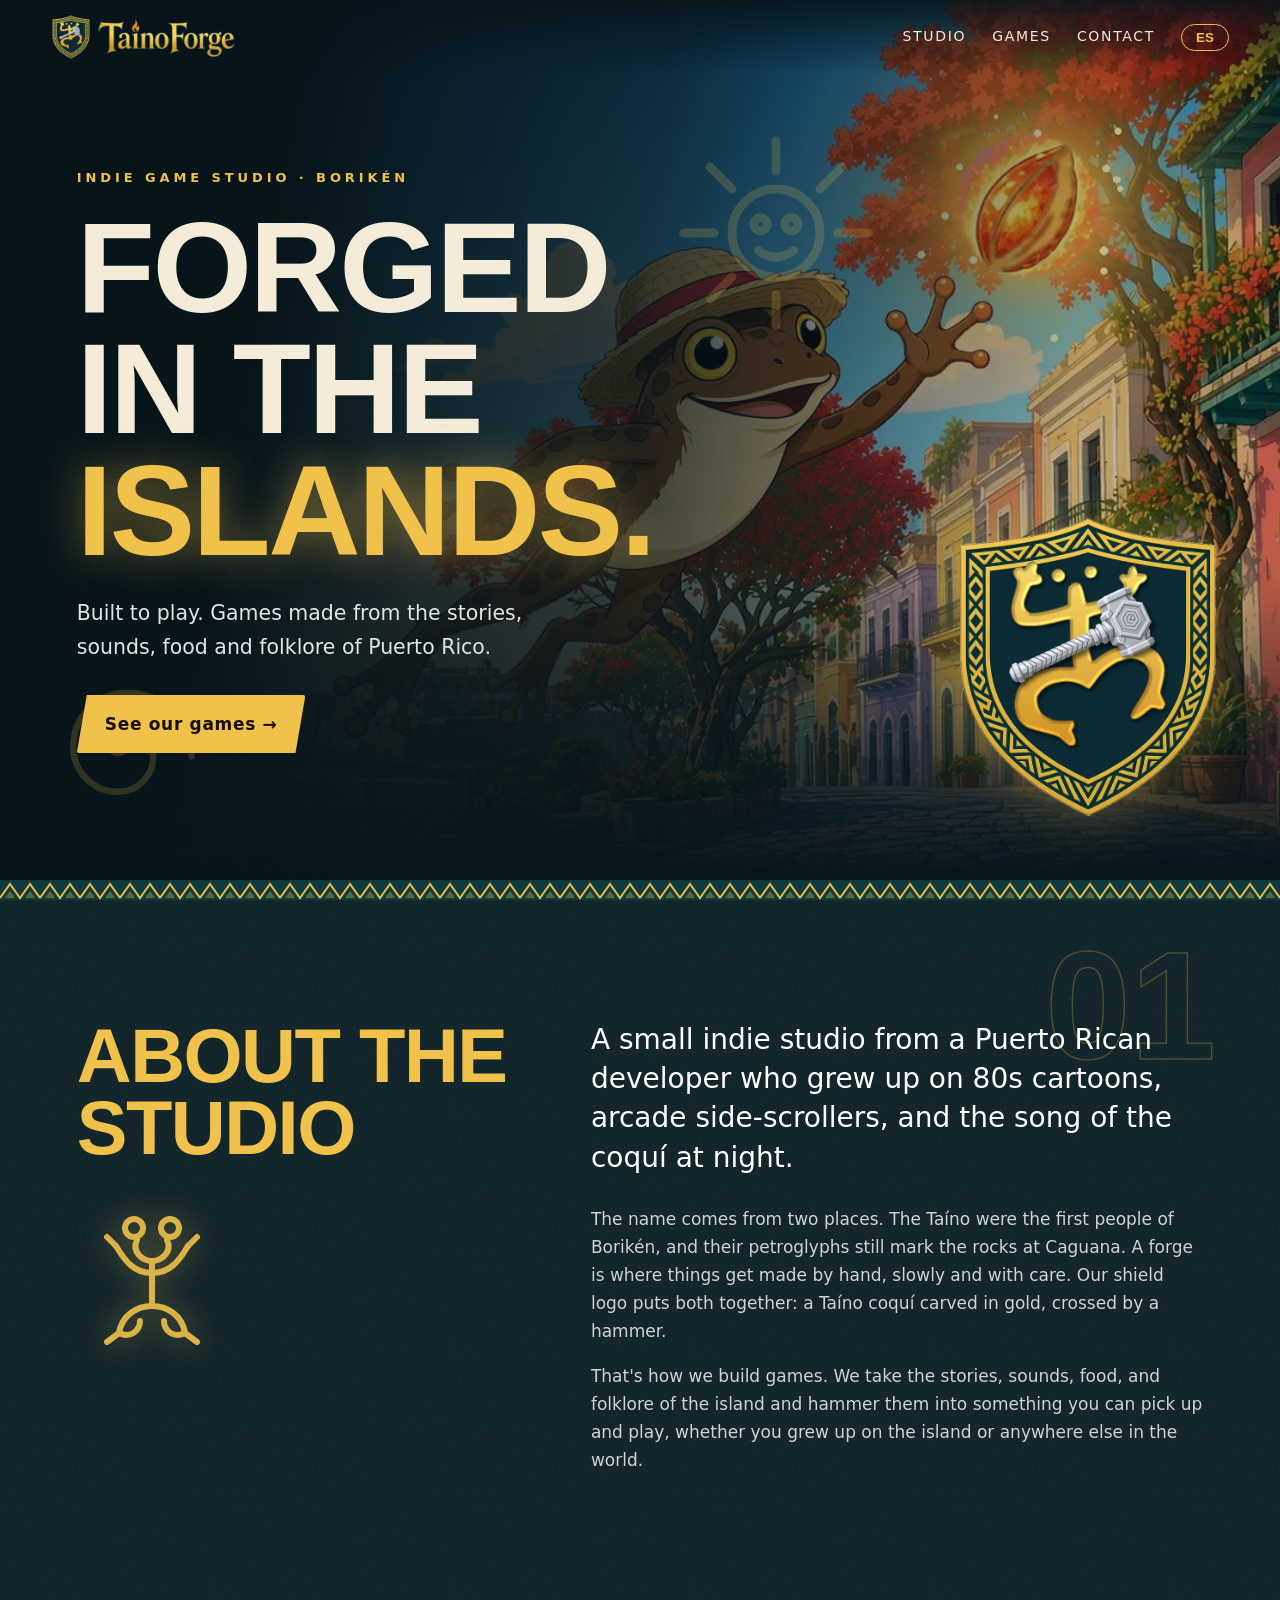
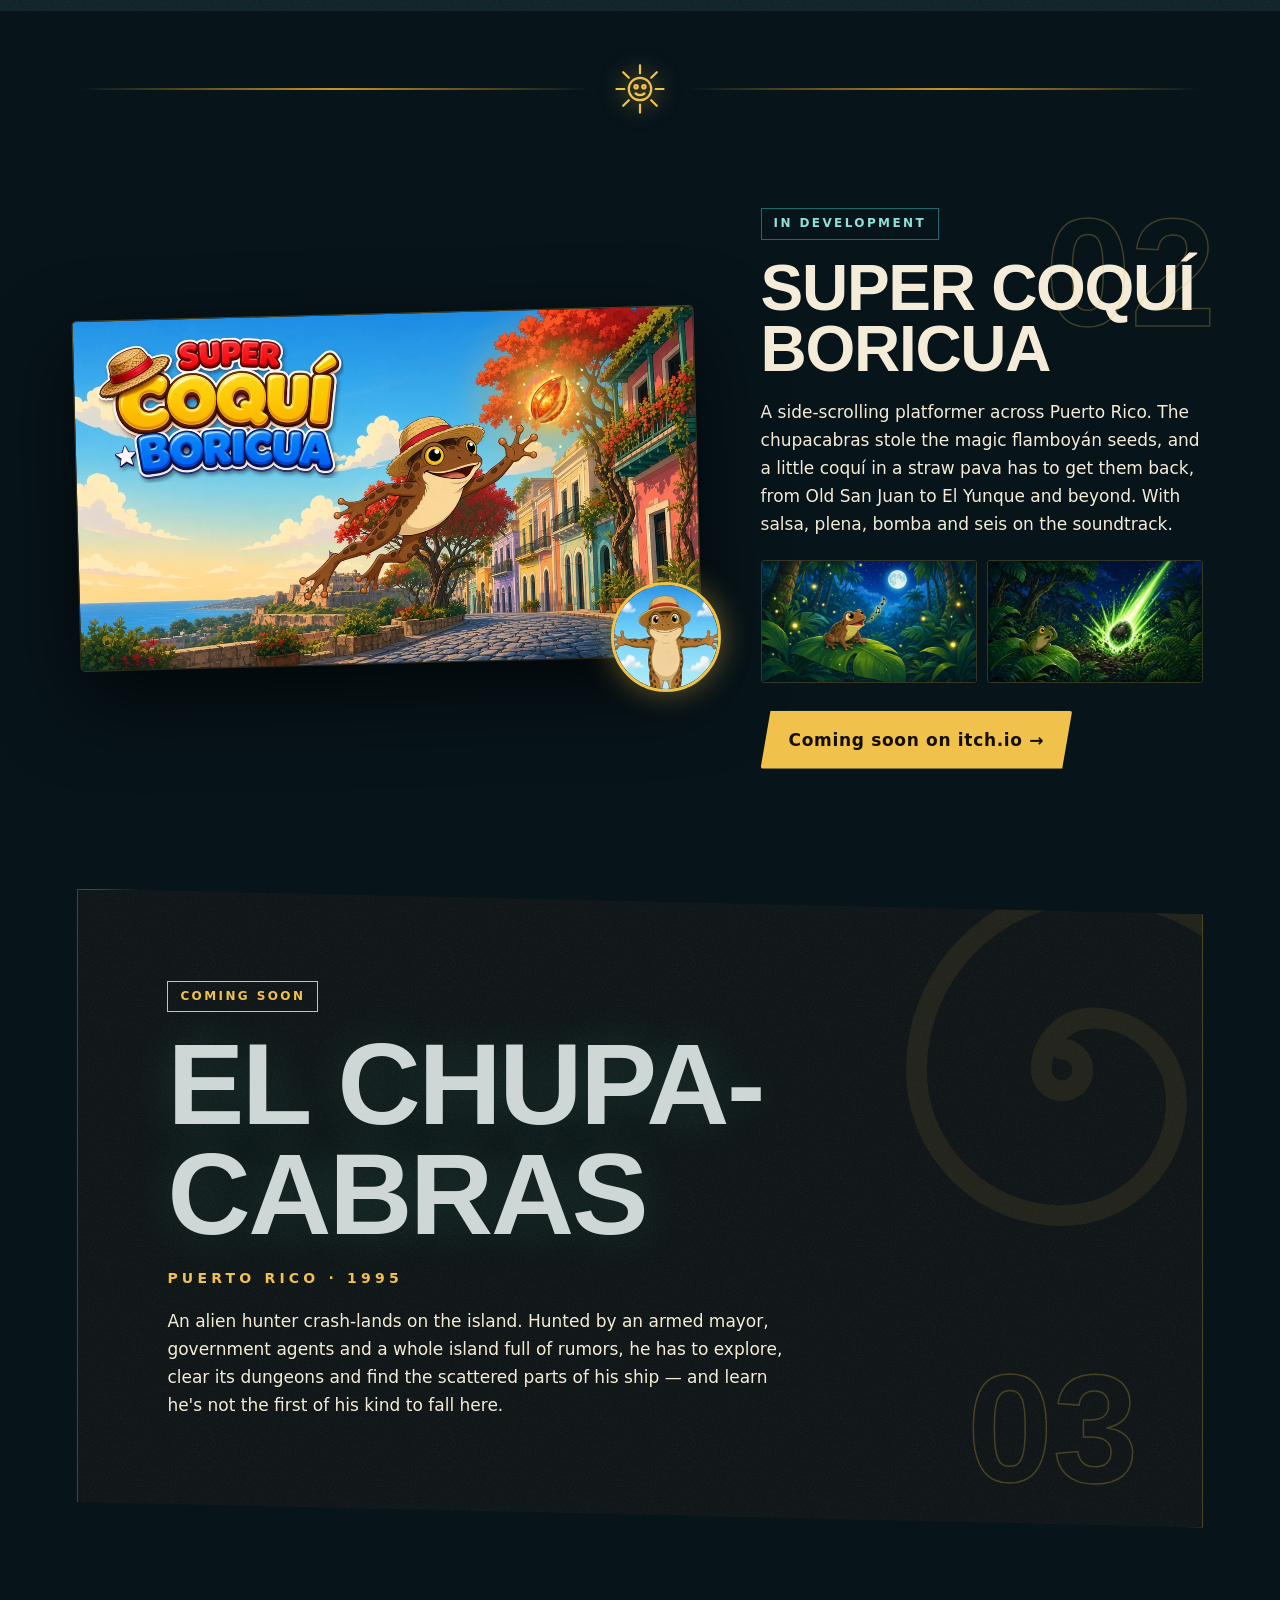
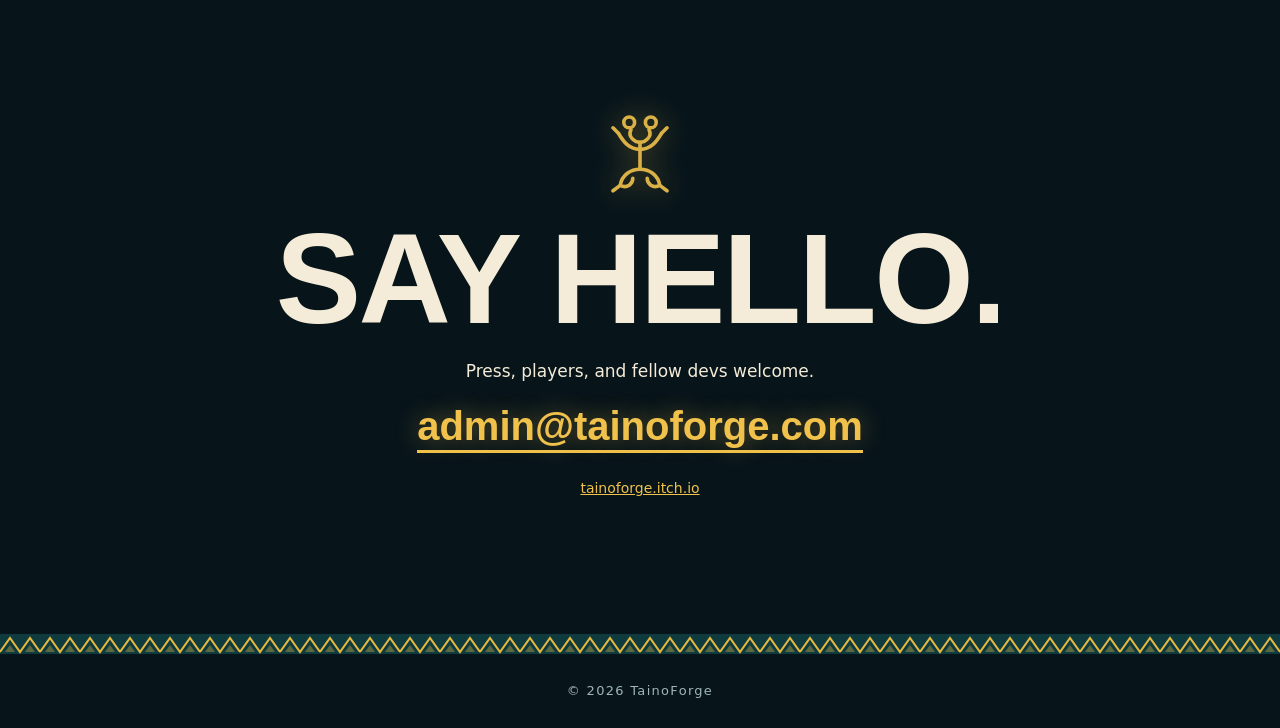
<file: index.html>
<!doctype html>
<html lang="en">
<head>
<meta charset="utf-8"><meta name="viewport" content="width=device-width,initial-scale=1">
<title>TainoForge — Forged in the islands. Built to play.</title>
<meta name="description" content="TainoForge is a small indie game studio from Puerto Rico. Our first game, Super Coquí Boricua, is in development.">
<meta name="theme-color" content="#07141a"><link rel="canonical" href="https://tainoforge.com/">
<meta property="og:type" content="website"><meta property="og:site_name" content="TainoForge">
<meta property="og:title" content="TainoForge — Forged in the islands. Built to play.">
<meta property="og:description" content="A small indie game studio from Puerto Rico. First game: Super Coquí Boricua.">
<meta property="og:url" content="https://tainoforge.com/"><meta property="og:image" content="https://tainoforge.com/og.jpg">
<meta property="og:image:width" content="1200"><meta property="og:image:height" content="675"><meta name="twitter:card" content="summary_large_image">
<link rel="icon" href="favicon.ico" sizes="any"><link rel="icon" type="image/png" sizes="32x32" href="favicon-32.png"><link rel="apple-touch-icon" href="apple-touch-icon.png">
<link rel="stylesheet" href="style.css">
</head>
<body>
<svg width="0" height="0" style="position:absolute" aria-hidden="true"><defs>
 <symbol id="coqui" viewBox="0 0 100 100"><g fill="none" stroke="currentColor" stroke-width="4" stroke-linecap="round" stroke-linejoin="round">
  <circle cx="38" cy="16" r="6"/><circle cx="62" cy="16" r="6"/><path d="M40 24c-4 8 4 14 10 14s14-6 10-14"/>
  <path d="M50 38v30"/><path d="M50 46c-12 0-18-8-24-18M50 46c12 0 18-8 24-18"/><path d="M26 28l-6-6M74 28l6-6"/>
  <path d="M50 68c-10 0-20 6-22 18c8 4 14-2 14-8M50 68c10 0 20 6 22 18c-8 4-14-2-14-8"/><path d="M28 86l-8 6M72 86l8 6"/></g></symbol>
 <symbol id="sun" viewBox="0 0 100 100"><g fill="none" stroke="currentColor" stroke-width="4" stroke-linecap="round">
  <circle cx="50" cy="50" r="20"/><circle cx="43" cy="46" r="3"/><circle cx="57" cy="46" r="3"/><path d="M42 58q8 6 16 0"/>
  <path d="M50 8v14M50 78v14M8 50h14M78 50h14M20 20l10 10M70 70l10 10M80 20L70 30M30 70L20 80"/></g></symbol>
 <symbol id="spiral" viewBox="0 0 100 100"><path fill="none" stroke="currentColor" stroke-width="4" stroke-linecap="round" d="M50 50m0-4a4 4 0 1 1-4 4a10 10 0 0 1 10-10a16 16 0 0 1 16 16a22 22 0 0 1-22 22a28 28 0 0 1-28-28a34 34 0 0 1 34-34a40 40 0 0 1 40 40"/></symbol>
 <pattern id="zig" width="40" height="20" patternUnits="userSpaceOnUse"><path d="M0 18L10 4L20 18L30 4L40 18" fill="none" stroke="#e7b93e" stroke-width="2"/><path d="M5 18l5-7 5 7M25 18l5-7 5 7" fill="#e7b93e" opacity=".35"/></pattern>
</defs></svg>

<header class="top">
 <a href="#" class="brand"><img src="lockup.webp" alt="TainoForge" width="900" height="224"></a>
 <nav><a href="#studio"><span class="en">Studio</span><span class="es">Estudio</span></a><a href="#games"><span class="en">Games</span><span class="es">Juegos</span></a><a href="#contact"><span class="en">Contact</span><span class="es">Contacto</span></a><button id="lang" aria-label="Español / English">ES</button></nav>
</header>

<section class="hero">
 <div class="hero-bg" style="background-image:url(scb-wide.webp)"></div>
 <svg class="glyph g1"><use href="#sun"/></svg><svg class="glyph g2"><use href="#spiral"/></svg>
 <div class="hero-in">
  <p class="eyebrow">Indie game studio · Borikén</p>
  <h1><span class="en">Forged<br>in the <em>islands.</em></span><span class="es">Forjado<br>en las <em>islas.</em></span></h1>
  <p class="sub"><span class="en">Built to play. Games made from the stories, sounds, food and folklore of Puerto Rico.</span><span class="es">Hecho para jugar. Juegos hechos con las historias, los sonidos, la comida y el folclor de Puerto Rico.</span></p>
  <a class="btn" href="#games"><span class="en">See our games</span><span class="es">Ver los juegos</span> →</a>
 </div>
 <img class="hero-shield" src="shield.webp" alt="" width="596" height="694">
</section>
<svg class="band" aria-hidden="true"><rect width="100%" height="20" fill="url(#zig)"/></svg>

<main>
<section id="studio" class="studio stone">
 <div class="num">01</div>
 <div class="reveal"><h2><span class="en">About the studio</span><span class="es">Sobre nosotros</span></h2>
  <svg class="glyph inline"><use href="#coqui"/></svg></div>
 <div class="reveal copy">
  <div class="en"><p class="big">A small indie studio from a Puerto Rican developer who grew up on 80s cartoons, arcade side-scrollers, and the song of the coquí at night.</p>
   <p>The name comes from two places. The Taíno were the first people of Borikén, and their petroglyphs still mark the rocks at Caguana. A forge is where things get made by hand, slowly and with care. Our shield logo puts both together: a Taíno coquí carved in gold, crossed by a hammer.</p>
   <p>That's how we build games. We take the stories, sounds, food, and folklore of the island and hammer them into something you can pick up and play, whether you grew up on the island or anywhere else in the world.</p></div>
  <div class="es"><p class="big">Un pequeño estudio independiente de un desarrollador puertorriqueño que creció con los muñequitos de los 80, los juegos de plataforma y el canto del coquí de noche.</p>
   <p>El nombre une dos cosas. Los taínos fueron el primer pueblo de Borikén, y sus petroglifos todavía marcan las piedras de Caguana. Una fragua es donde las cosas se hacen a mano, con calma y con cariño. Nuestro escudo une ambas: un coquí taíno tallado en oro, cruzado por un martillo.</p>
   <p>Así hacemos juegos: tomamos las historias, los sonidos, la comida y el folclor de la isla y los forjamos en algo que puedes jugar.</p></div>
 </div>
</section>

<div class="divider" aria-hidden="true"><span></span><svg><use href="#sun"/></svg><span></span></div>

<section id="games" class="game">
 <div class="num">02</div>
 <div class="g-media reveal"><img src="scb-hero.webp" alt="Super Coquí Boricua" width="1200" height="675" loading="lazy">
  <img class="g-icon" src="scb-icon.webp" alt="" width="160" height="160"></div>
 <div class="g-text reveal">
  <span class="tag"><span class="en">In development</span><span class="es">En desarrollo</span></span>
  <h2 class="title">Super Coquí<br>Boricua</h2>
  <p class="en">A side-scrolling platformer across Puerto Rico. The chupacabras stole the magic flamboyán seeds, and a little coquí in a straw pava has to get them back, from Old San Juan to El Yunque and beyond. With salsa, plena, bomba and seis on the soundtrack.</p>
  <p class="es">Un juego de plataformas por todo Puerto Rico. Los chupacabras se robaron las semillas mágicas del flamboyán, y un coquí con su pava tiene que recuperarlas, desde el Viejo San Juan hasta El Yunque y más allá. Con salsa, plena, bomba y seis.</p>
  <div class="shots"><img src="panel1.webp" alt="" width="600" height="338" loading="lazy"><img src="panel3.webp" alt="" width="600" height="338" loading="lazy"></div>
  <a class="btn" href="https://tainoforge.itch.io/super-coqui-boricua"><span class="en">Coming soon on itch.io</span><span class="es">Muy pronto en itch.io</span> →</a>
 </div>
</section>

<section class="teaser stone reveal">
 <svg class="glyph big-spiral"><use href="#spiral"/></svg>
 <div class="num">03</div>
 <span class="tag gold"><span class="en">Coming soon</span><span class="es">Próximamente</span></span>
 <h2 class="title">El Chupa&shy;cabras</h2>
 <p class="year">Puerto Rico · 1995</p>
 <p class="en">An alien hunter crash-lands on the island. Hunted by an armed mayor, government agents and a whole island full of rumors, he has to explore, clear its dungeons and find the scattered parts of his ship — and learn he's not the first of his kind to fall here.</p>
 <p class="es">Un cazador extraterrestre se estrella en la isla. Perseguido por un alcalde armado, agentes del gobierno y una isla llena de rumores, tiene que explorar, vencer sus calabozos y encontrar las piezas de su nave, y descubrir que no es el primero de su especie en caer aquí.</p>
</section>

<section id="contact" class="contact reveal">
 <svg class="glyph c-coqui"><use href="#coqui"/></svg>
 <h2 class="title"><span class="en">Say hello.</span><span class="es">Escríbenos.</span></h2>
 <p><span class="en">Press, players, and fellow devs welcome.</span><span class="es">Prensa, jugadores y otros desarrolladores, ¡bienvenidos!</span></p>
 <a class="mail" href="mailto:admin@tainoforge.com">admin@tainoforge.com</a>
 <p class="small"><a href="https://tainoforge.itch.io">tainoforge.itch.io</a></p>
</section>
</main>
<svg class="band" aria-hidden="true"><rect width="100%" height="20" fill="url(#zig)"/></svg>
<footer>© 2026 TainoForge</footer>
<script>
(function(){var b=document.getElementById('lang'),h=document.documentElement;if(!/[?&]shot/.test(location.search))h.classList.add('js');
function set(l){h.lang=l;b.textContent=l==='en'?'ES':'EN';try{localStorage.setItem('tf-lang',l)}catch(e){}}
var s=null;try{s=localStorage.getItem('tf-lang')}catch(e){}
set(s||((navigator.language||'').slice(0,2)==='es'?'es':'en'));b.onclick=function(){set(h.lang==='en'?'es':'en')};
var els=document.querySelectorAll('.reveal');
if(!('IntersectionObserver' in window)){els.forEach(function(e){e.classList.add('in')});return}
var io=new IntersectionObserver(function(es){es.forEach(function(e){if(e.isIntersecting){e.target.classList.add('in');io.unobserve(e.target)}})},{threshold:0,rootMargin:'0px 0px -8% 0px'});
els.forEach(function(e){io.observe(e)});setTimeout(function(){els.forEach(function(e){e.classList.add('in')})},2500);})();
</script>
</body></html>
</file>
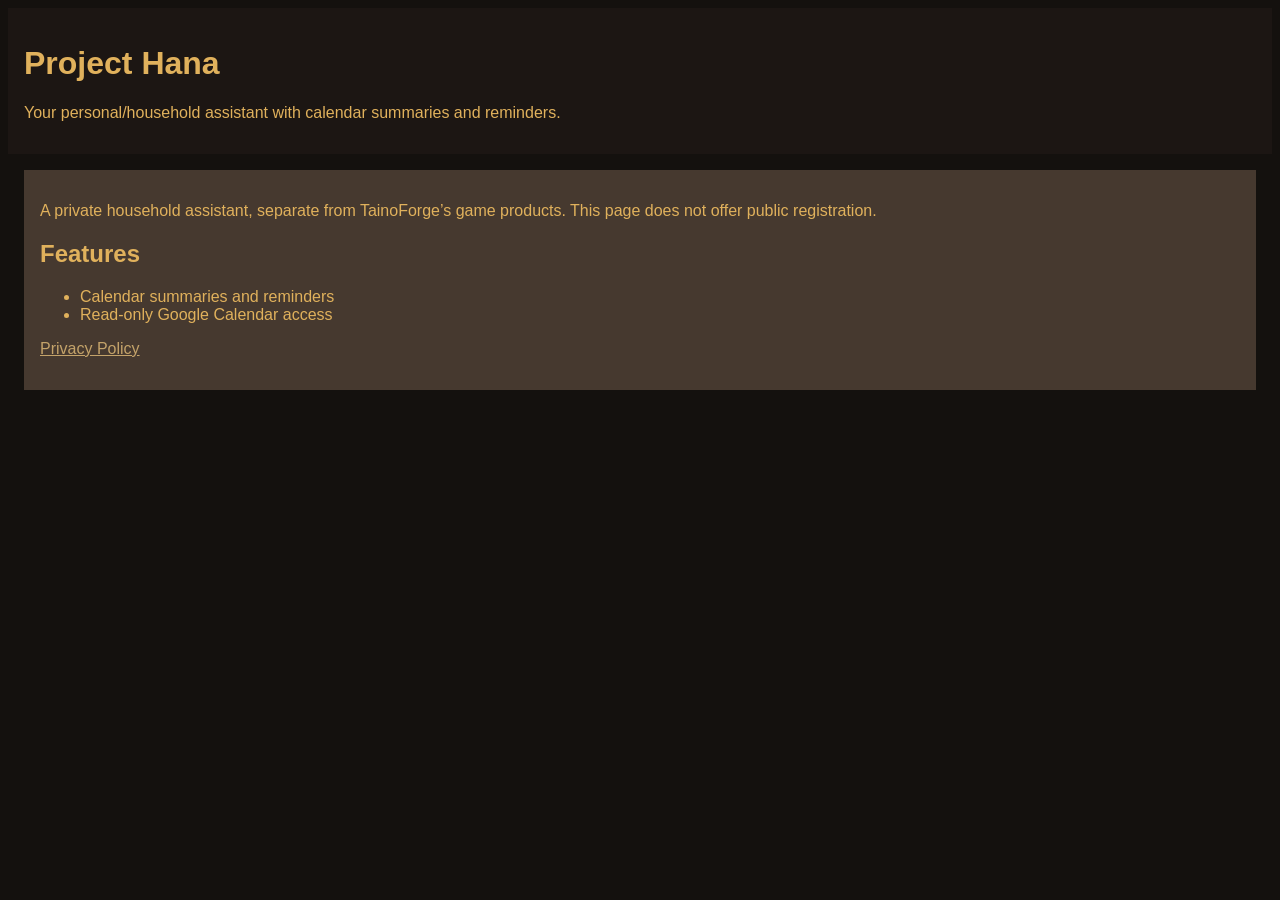
<file: project-hana/index.html>
<!DOCTYPE html>
<html lang="en">
<head>
    <meta charset="UTF-8">
    <meta name="viewport" content="width=device-width, initial-scale=1.0">
    <title>Project Hana</title>
    <style>
        body { background-color: #14110e; color: #e0b15c; font-family: sans-serif; }
        header { background-color: #1c1613; padding: 1em; }
        .card { background-color: #46392f; margin: 1em; padding: 1em; }
        a { color: #c4a36a; }
    </style>
</head>
<body>
    <header>
        <h1>Project Hana</h1>
        <p>Your personal/household assistant with calendar summaries and reminders.</p>
    </header>
    <div class="card">
        <p>A private household assistant, separate from TainoForge’s game products. This page does not offer public registration.</p>
        <h2>Features</h2>
        <ul>
            <li>Calendar summaries and reminders</li>
            <li>Read-only Google Calendar access</li>
        </ul>
        <p><a href="/project-hana/privacy/">Privacy Policy</a></p>
    </div>
</body>
</html>
</file>
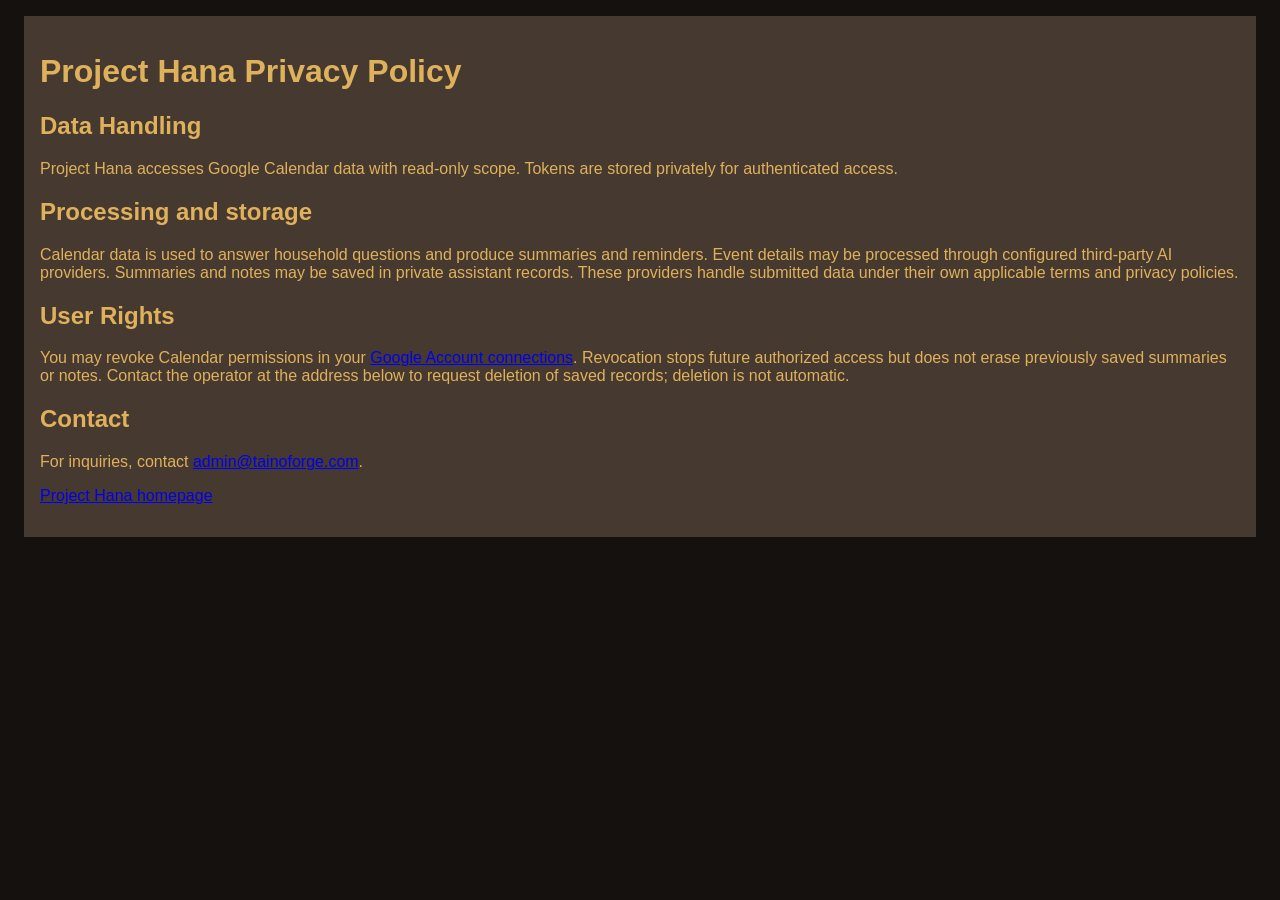
<file: project-hana/privacy/index.html>
<!DOCTYPE html>
<html lang="en">
<head>
    <meta charset="UTF-8">
    <meta name="viewport" content="width=device-width, initial-scale=1.0">
    <title>Privacy Policy - Project Hana</title>
    <style>
        body { background-color: #14110e; color: #e0b15c; font-family: sans-serif; }
        .card { background-color: #46392f; margin: 1em; padding: 1em; }
    </style>
</head>
<body>
    <div class="card">
        <h1>Project Hana Privacy Policy</h1>
        <h2>Data Handling</h2>
        <p>Project Hana accesses Google Calendar data with read-only scope. Tokens are stored privately for authenticated access.</p>
        <h2>Processing and storage</h2><p>Calendar data is used to answer household questions and produce summaries and reminders. Event details may be processed through configured third-party AI providers. Summaries and notes may be saved in private assistant records. These providers handle submitted data under their own applicable terms and privacy policies.</p>
        <h2>User Rights</h2>
        <p>You may revoke Calendar permissions in your <a href="https://myaccount.google.com/connections">Google Account connections</a>. Revocation stops future authorized access but does not erase previously saved summaries or notes. Contact the operator at the address below to request deletion of saved records; deletion is not automatic.</p>
        <h2>Contact</h2>
        <p>For inquiries, contact <a href="mailto:admin@tainoforge.com">admin@tainoforge.com</a>.</p>
    <p><a href="/project-hana/">Project Hana homepage</a></p>
    </div>
</body>
</html>
</file>
<file: style.css>
:root{--ob:#07141a;--ob2:#0b1e24;--teal:#0f3b3e;--teal2:#1c6b6f;--gold:#f0c24b;--gold2:#c8932a;--cream:#f4ecd8;--mut:#9fb6b4}
*{box-sizing:border-box}html{scroll-behavior:smooth}
body{margin:0;background:var(--ob);color:var(--cream);font:17px/1.65 system-ui,-apple-system,"Segoe UI",sans-serif;overflow-x:hidden}
html[lang=en] .es,html[lang=es] .en{display:none}
img{max-width:100%;height:auto;display:block}a{color:var(--gold)}
h1,h2,.title{font-family:"Arial Black","Helvetica Neue",Impact,sans-serif;font-weight:900;letter-spacing:-.02em;line-height:.95;margin:0}
.top{position:fixed;inset:0 0 auto;z-index:9;display:flex;align-items:center;justify-content:space-between;padding:14px 4vw;background:linear-gradient(#07141ae6,#07141a00)}
.brand img{height:46px;width:auto}
nav{display:flex;gap:26px;align-items:center;font-size:14px;letter-spacing:.12em;text-transform:uppercase}
nav a{color:var(--cream);text-decoration:none}nav a:hover{color:var(--gold)}
#lang{background:none;border:1.5px solid var(--gold);color:var(--gold);border-radius:30px;padding:5px 14px;font-weight:800;cursor:pointer}
/* hero */
.hero{position:relative;min-height:min(100vh,880px);display:flex;align-items:center;padding:120px 6vw 80px;overflow:hidden;isolation:isolate}
.hero-bg{position:absolute;inset:0;background-size:cover;background-position:70% center;z-index:-2;transform:scale(1.08);animation:drift 22s ease-in-out infinite alternate}
.hero::before{content:"";position:absolute;inset:0;z-index:-1;background:linear-gradient(100deg,var(--ob) 22%,#07141ad0 48%,#07141a40 80%),linear-gradient(0deg,var(--ob),transparent 35%)}
@keyframes drift{to{transform:scale(1.16) translateX(-2%)}}
.hero-in{max-width:760px}
.eyebrow{color:var(--gold);letter-spacing:.3em;text-transform:uppercase;font-size:13px;font-weight:700;margin:0 0 18px}
h1{font-size:clamp(54px,10vw,150px);text-transform:uppercase}
h1 em{font-style:normal;color:var(--gold);text-shadow:0 0 40px #f0c24b80}
.sub{font-size:clamp(17px,1.6vw,21px);color:#dfe7e3;max-width:520px;margin:26px 0 30px}
.hero-shield{position:absolute;right:5vw;bottom:64px;width:clamp(160px,20vw,258px);filter:drop-shadow(0 0 30px #f0c24b55);animation:float 6s ease-in-out infinite}
@keyframes float{50%{transform:translateY(-12px)}}
.glyph{color:var(--gold);position:absolute;opacity:.18;pointer-events:none}
.g1{width:220px;height:220px;left:52%;top:14%;animation:spin 60s linear infinite}.g2{width:160px;height:160px;left:3%;bottom:6%}
@keyframes spin{to{transform:rotate(360deg)}}
.btn{display:inline-block;background:var(--gold);color:#140f02;font-weight:800;padding:15px 28px;border-radius:2px;text-decoration:none;letter-spacing:.04em;box-shadow:0 0 0 0 #f0c24b80,0 0 30px #f0c24b40;transition:.25s;clip-path:polygon(10px 0,100% 0,calc(100% - 10px) 100%,0 100%)}
.btn:hover{box-shadow:0 0 50px #f0c24baa;transform:translateY(-2px)}
.band{display:block;width:100%;height:20px;background:var(--teal)}
main{position:relative}
.num{font:900 clamp(70px,12vw,160px)/1 "Arial Black",sans-serif;color:transparent;-webkit-text-stroke:1.5px #f0c24b40;position:absolute;top:30px;right:5vw}
.stone{background-color:var(--ob2);background-image:url("data:image/svg+xml,%3Csvg xmlns='http://www.w3.org/2000/svg' width='240' height='240'%3E%3Cfilter id='n'%3E%3CfeTurbulence type='fractalNoise' baseFrequency='.8' numOctaves='3'/%3E%3CfeColorMatrix values='0 0 0 0 .5 0 0 0 0 .6 0 0 0 0 .6 0 0 0 .09 0'/%3E%3C/filter%3E%3Crect width='100%25' height='100%25' filter='url(%23n)'/%3E%3C/svg%3E")}
h2{font-size:clamp(38px,6vw,76px);text-transform:uppercase}
.studio{position:relative;display:grid;grid-template-columns:5fr 7fr;gap:6vw;padding:120px 6vw}
.studio h2{color:var(--gold)}
.glyph.inline{position:static;opacity:.9;width:150px;height:150px;margin-top:40px;filter:drop-shadow(0 0 14px #f0c24b70)}
.big{font-size:clamp(21px,2.2vw,28px);line-height:1.4;color:#fff;margin-top:0}
.copy p:not(.big){color:#c9d6d3}
.divider{display:flex;align-items:center;gap:20px;padding:50px 6vw;color:var(--gold)}
.divider span{flex:1;height:2px;background:linear-gradient(90deg,transparent,var(--gold2),transparent)}
.divider svg{width:56px;height:56px;filter:drop-shadow(0 0 10px #f0c24b90)}
.game{position:relative;display:grid;grid-template-columns:7fr 5fr;gap:5vw;align-items:center;padding:40px 6vw 120px}
.g-media{position:relative}
.g-media>img:first-child{border-radius:4px;box-shadow:0 30px 80px #000a,0 0 0 1px #f0c24b55;transform:rotate(-1.5deg)}
.g-icon{position:absolute;width:110px;right:-24px;bottom:-30px;border-radius:50%;border:3px solid var(--gold);box-shadow:0 0 30px #f0c24b70}
.tag{display:inline-block;font-size:12px;font-weight:800;letter-spacing:.2em;text-transform:uppercase;border:1px solid var(--teal2);color:#8fe0d8;padding:5px 12px;margin-bottom:18px}
.tag.gold{border-color:var(--gold);color:var(--gold)}
.title{font-size:clamp(40px,5vw,72px);text-transform:uppercase;margin-bottom:18px}
.shots{display:grid;grid-template-columns:1fr 1fr;gap:10px;margin:22px 0 28px}.shots img{border-radius:3px;border:1px solid #f0c24b33}
.teaser{position:relative;overflow:hidden;margin:0 6vw 120px;padding:90px 7vw;border:1px solid #f0c24b44;clip-path:polygon(0 0,100% 4%,100% 100%,0 96%);background-color:#0a1012}
.teaser .title{font-size:clamp(48px,9vw,130px);color:#cfd6d6;text-shadow:0 0 50px #4fffd022}
.teaser p{max-width:620px}.teaser .num{top:auto;bottom:20px}
.year{color:var(--gold);letter-spacing:.3em;text-transform:uppercase;font-size:14px;font-weight:700}
.big-spiral{width:520px;height:520px;right:-120px;top:-80px;opacity:.08;animation:spin 90s linear infinite reverse}
.contact{position:relative;text-align:center;padding:60px 6vw 120px}
.contact .title{font-size:clamp(56px,10vw,140px)}
.c-coqui{position:static;opacity:.9;width:90px;height:90px;margin:0 auto 20px;display:block;filter:drop-shadow(0 0 14px #f0c24b80)}
.mail{display:inline-block;font:900 clamp(20px,3.4vw,40px)/1.2 "Arial Black",sans-serif;color:var(--gold);text-decoration:none;border-bottom:3px solid var(--gold);text-shadow:0 0 24px #f0c24b70;word-break:break-all}
.small{margin-top:24px;font-size:14px}
footer{text-align:center;padding:26px;color:var(--mut);font-size:13px;letter-spacing:.1em}
.js .reveal{opacity:0;transform:translateY(40px);transition:opacity .9s ease,transform .9s cubic-bezier(.2,.7,.2,1)}
.js .reveal.in{opacity:1;transform:none}
@media(prefers-reduced-motion:reduce){*{animation:none!important;transition:none!important}.js .reveal{opacity:1;transform:none}}
@media(max-width:760px){
 .top{padding:10px 16px}.brand img{height:32px}nav a{display:none}
 .hero{min-height:min(92vh,760px);padding:250px 22px 60px;align-items:flex-end}.hero-bg{background-position:72% center}
 .hero::before{background:linear-gradient(0deg,var(--ob) 30%,#07141ab0 65%,#07141a50)}
 .hero-shield{right:16px;top:72px;bottom:auto;width:138px}.g1{left:auto;right:-40px;top:90px}
 .studio,.game{grid-template-columns:1fr;padding:80px 22px;gap:28px}.game{padding-top:20px}
 .glyph.inline{width:90px;height:90px;margin-top:20px}
 .g-icon{width:76px;right:-6px;bottom:-22px}.shots{grid-template-columns:1fr}
 .teaser{margin:0 14px 80px;padding:70px 24px}.num{right:16px}
}
</file>
